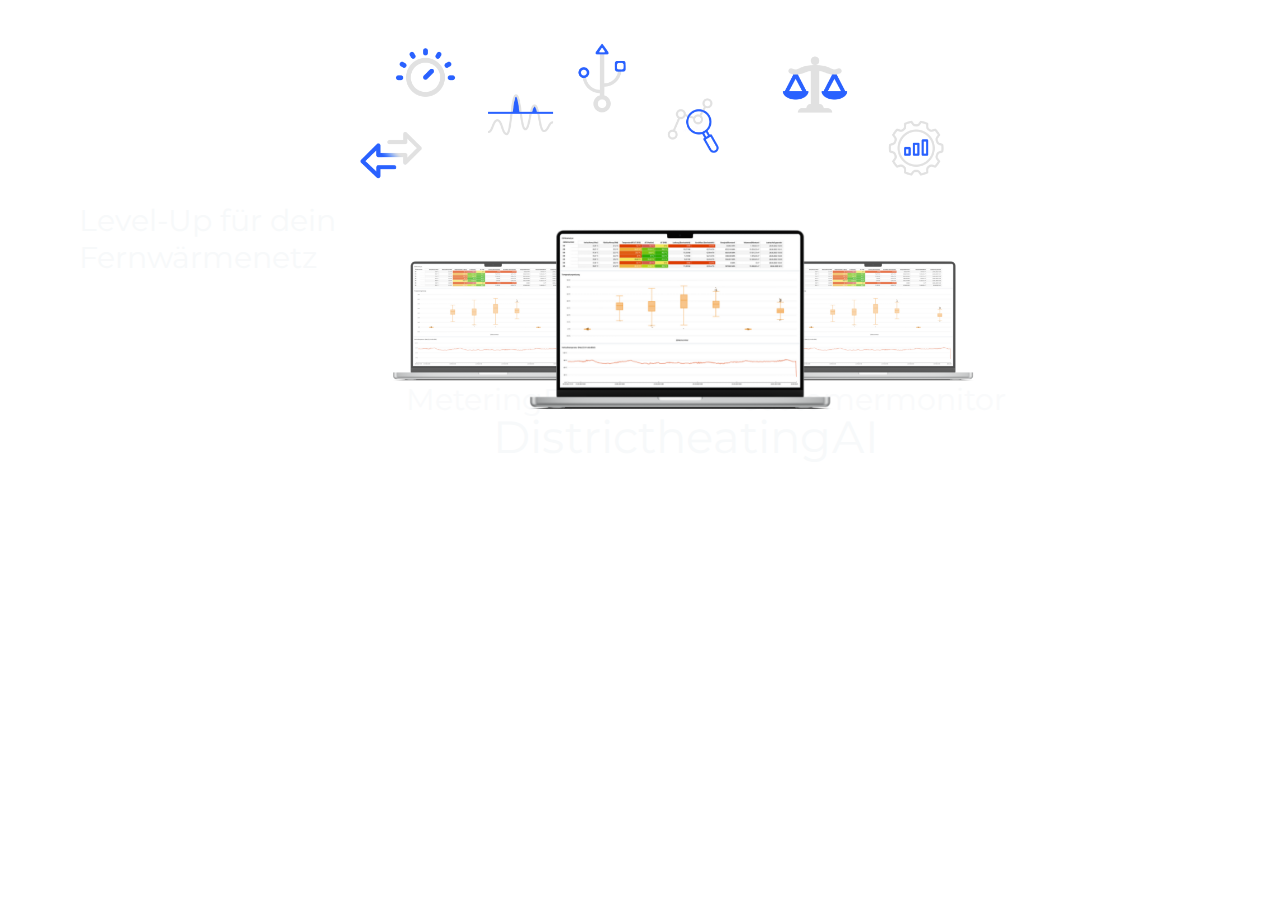
<file: frontpage/index.html>
<html lang="en">

<head>
  <meta charset="utf-8">

  <title>Html Generated</title>
  <meta name="description" content="Figma htmlGenerator">
  <meta name="author" content="htmlGenerator">
  <link href="https://fonts.googleapis.com/css?family=Montserrat&display=swap" rel="stylesheet">

  <style>
    .e1_2 {
      background: transparent;
      width: 100%;
      height: 100%;
      position: absolute;
    }

    .e2_11 {
      width: 270px;
      height: 189px;
      position: absolute;
      left: 730px;
      top: 221px;
    }

    .e2_10 {
      color: #F7F9FA;
      width: 255px;
      height: 37px;
      position: absolute;
      left: 0px;
      top: 152px;
      font-family: Montserrat;
      text-align: left;
      font-size: 30px;
      letter-spacing: 0;
    }

    .e2_5 {
      width: 270px;
      height: 189px;
      position: absolute;
      left: 0px;
      top: 0px;
      background-image: url(images/untitled_3.png);
      background-repeat: no-repeat;
      background-size: cover;
    }

    .e2_12 {
      width: 270px;
      height: 189px;
      position: absolute;
      left: 350px;
      top: 221px;
    }

    .e2_9 {
      color: #F7F9FA;
      width: 104px;
      height: 37px;
      position: absolute;
      left: 48px;
      top: 152px;
      font-family: Montserrat;
      text-align: left;
      font-size: 30px;
      letter-spacing: 0;
    }

    .e2_6 {
      width: 270px;
      height: 189px;
      position: absolute;
      left: 0px;
      top: 0px;
      background-image: url(images/untitled_4.png);
      background-repeat: no-repeat;
      background-size: cover;
    }

    .e2_14 {
      width: 270px;
      height: 189px;
      position: absolute;
      left: 537px;
      top: 221px;
    }

    .e2_15 {
      color: #F7F9FA;
      width: 76px;
      height: 37px;
      position: absolute;
      left: 10px;
      top: 152px;
      font-family: Montserrat;
      text-align: left;
      font-size: 30px;
      letter-spacing: 0;
    }

    .e2_16 {
      width: 270px;
      height: 189px;
      position: absolute;
      left: 0px;
      top: 0px;
      background-image: url(images/untitled_4.png);
      background-repeat: no-repeat;
      background-size: cover;
    }

    .e2_7 {
      color: #F7F9FA;
      width: 312px;
      height: 111px;
      position: absolute;
      left: 71px;
      top: 194px;
      font-family: Montserrat;
      text-align: left;
      font-size: 30px;
      letter-spacing: 0;
    }

    .e2_18 {
      width: 70px;
      height: 70px;
      position: absolute;
      left: 383px;
      top: 30px;
      background-image: url(images/kapazita_t_icon.png);
      background-repeat: no-repeat;
      background-size: cover;
    }

    .e2_19 {
      width: 70px;
      height: 70px;
      position: absolute;
      left: 477px;
      top: 77px;
      background-image: url(images/lastspitzen_kappen_icon.png);
      background-repeat: no-repeat;
      background-size: cover;
    }

    .e2_20 {
      width: 70px;
      height: 70px;
      position: absolute;
      left: 772px;
      top: 42px;
      background-image: url(images/law_icon.png);
      background-repeat: no-repeat;
      background-size: cover;
    }

    .e2_23 {
      width: 70px;
      height: 70px;
      position: absolute;
      left: 559px;
      top: 35px;
      background-image: url(images/tabs_icon.png);
      background-repeat: no-repeat;
      background-size: cover;
    }

    .e2_22 {
      width: 70px;
      height: 70px;
      position: absolute;
      left: 653px;
      top: 84px;
      background-image: url(images/prognose_icon.png);
      background-repeat: no-repeat;
      background-size: cover;
    }

    .e2_21 {
      width: 70px;
      height: 70px;
      position: absolute;
      left: 873px;
      top: 105px;
      background-image: url(images/optimierung_icon.png);
      background-repeat: no-repeat;
      background-size: cover;
    }

    .e2_24 {
      width: 70px;
      height: 70px;
      position: absolute;
      left: 348px;
      top: 112px;
      background-image: url(images/transformation_icon.png);
      background-repeat: no-repeat;
      background-size: cover;
    }

    .e2_11,
    .e2_12,
    .e2_14 {
      transition: transform 0.5s ease, z-index 0s;
    }

    .e2_11,
    .e2_12 {
      opacity: 0.7;
    }

    .e2_14 {
      z-index: 2;
      transform: scale(1.5);
      opacity: 1;
    }

    .e2_11:hover,
    .e2_12:hover {
      transform: scale(1.5);
      z-index: 3;
    }

    .e2_11:hover~.e2_14,
    .e2_12:hover~.e2_14 {
      transform: scale(1);
      z-index: 1;
    }

    .e2_12:hover {
      opacity: 1;
    }

    .e2_12:hover~.e2_14,
    .e2_12:hover~.e2_11 {
      opacity: 0.7;
    }

    .e2_11:hover {
      opacity: 1;
    }

    .e2_11:hover~.e2_14,
    .e2_11:hover~.e2_12 {
      opacity: 0.7;
    }

  </style>

</head>

<body>
  <div class="e1_2">
    <div class="e2_11">
      <span class="e2_10 customer-monitor">Customermonitor</span>
      <div class="e2_5"></div>
    </div>

    <div class="e2_12"><span class="e2_9">MeteringBI</span>
      <div class="e2_6"></div>
    </div>
    <div class="e2_14"><span class="e2_15">DistrictheatingAI</span>
      <div class="e2_16"></div>
    </div><span class="e2_7">Level-Up
      für dein Fernwärmenetz
    </span>
    <div class="e2_18"></div>
    <div class="e2_19"></div>
    <div class="e2_20"></div>
    <div class="e2_23"></div>
    <div class="e2_22"></div>
    <div class="e2_21"></div>
    <div class="e2_24"></div>
  </div>
</body>

</html>
</file>
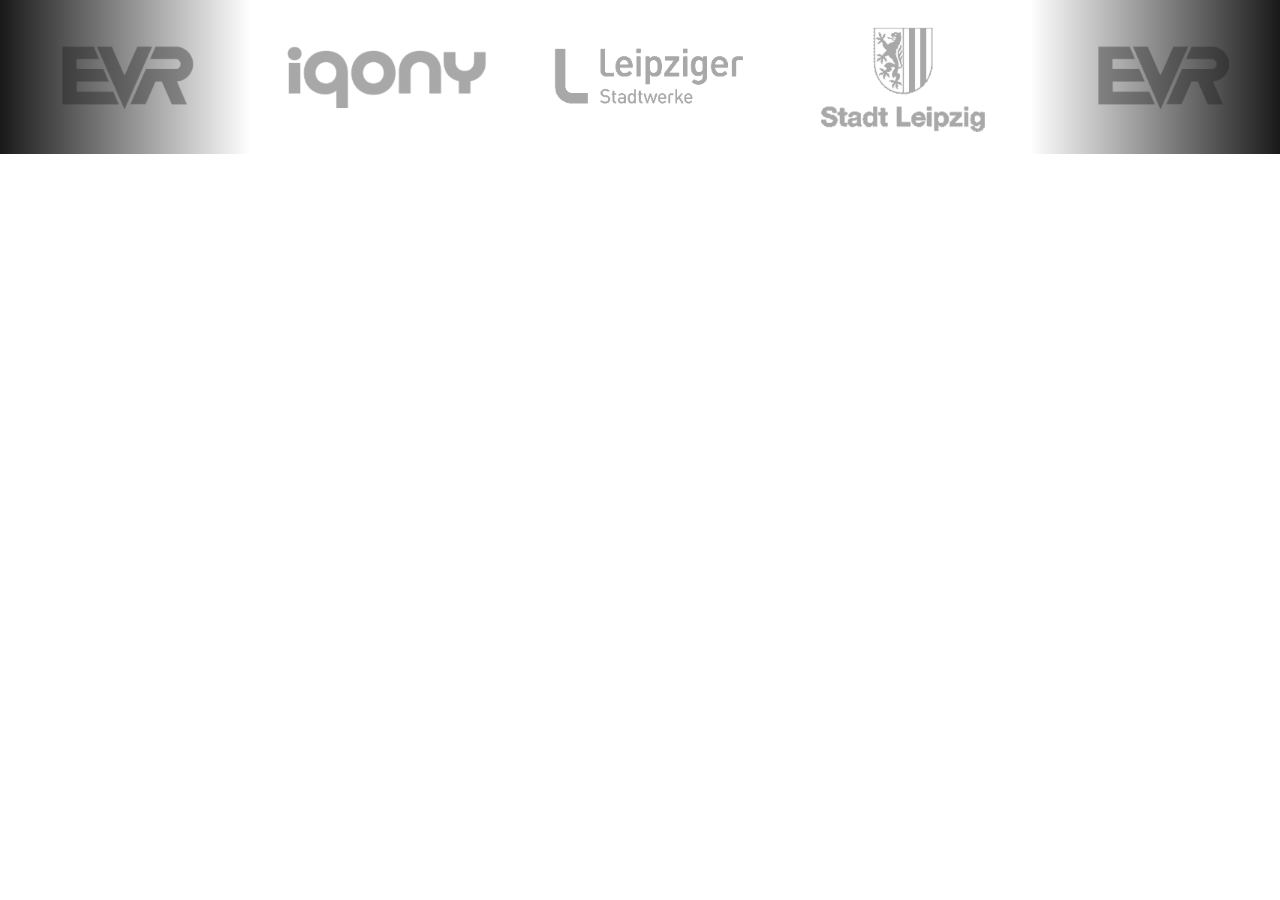
<file: kunden-logo-carousel.html>
<!DOCTYPE html>
<html lang="en">

<head>
  <meta charset="UTF-8" />
  <meta http-equiv="X-UA-Compatible" content="IE=edge" />
  <meta name="viewport" content="width=device-width, initial-scale=1.0" />
  <style>
    * {
      margin: 0;
      padding: 0;
      box-sizing: border-box;
    }

    body {
      background: transparent;
    }

    @keyframes slide {
      from {
        transform: translateX(0);
      }

      to {
        transform: translateX(-100%);
      }
    }

    .logos {
      overflow: hidden;
      padding: 0px 0;
      background: transparent;
      white-space: nowrap;
      position: relative;
    }

    .logos:before,
    .logos:after {
      position: absolute;
      top: 0;
      width: 250px;
      height: 100%;
      content: "";
      z-index: 2;
    }

    .logos:before {
      left: 0;
      background: linear-gradient(to left, rgba(25, 25, 25, 0), #191919);
    }

    .logos:after {
      right: 0;
      background: linear-gradient(to right, rgba(25, 25, 25, 0), #191919);
    }

    .logos:hover .logos-slide {
      animation-play-state: paused;
    }

    .logos-slide {
      display: inline-block;
      animation: 30s slide infinite linear;
    }

    .logos-slide img {
      height: 150px;
      margin: 0 15px;
    }
     .evr-logo {
    padding-left: -30px;
    padding-right: -30px;
  }
  </style>
</head>

<body>
  <div class="logos">
    <div class="logos-slide">
      <img class="evr-logo" src="./Kunden_Logos/evr_logo.png" />
      <img src="./Kunden_Logos/fernwaerme_iqony_logo.png" />
      <img src="./Kunden_Logos/leipziger_stadtwerke_logo.png" />
      <img src="./Kunden_Logos/stadt_leipzig_logo.png" />
    </div>
  </div>

  <script>
    var copy = document.querySelector(".logos-slide").cloneNode(true);
    document.querySelector(".logos").appendChild(copy);
  </script>
</body>

</html>
</file>
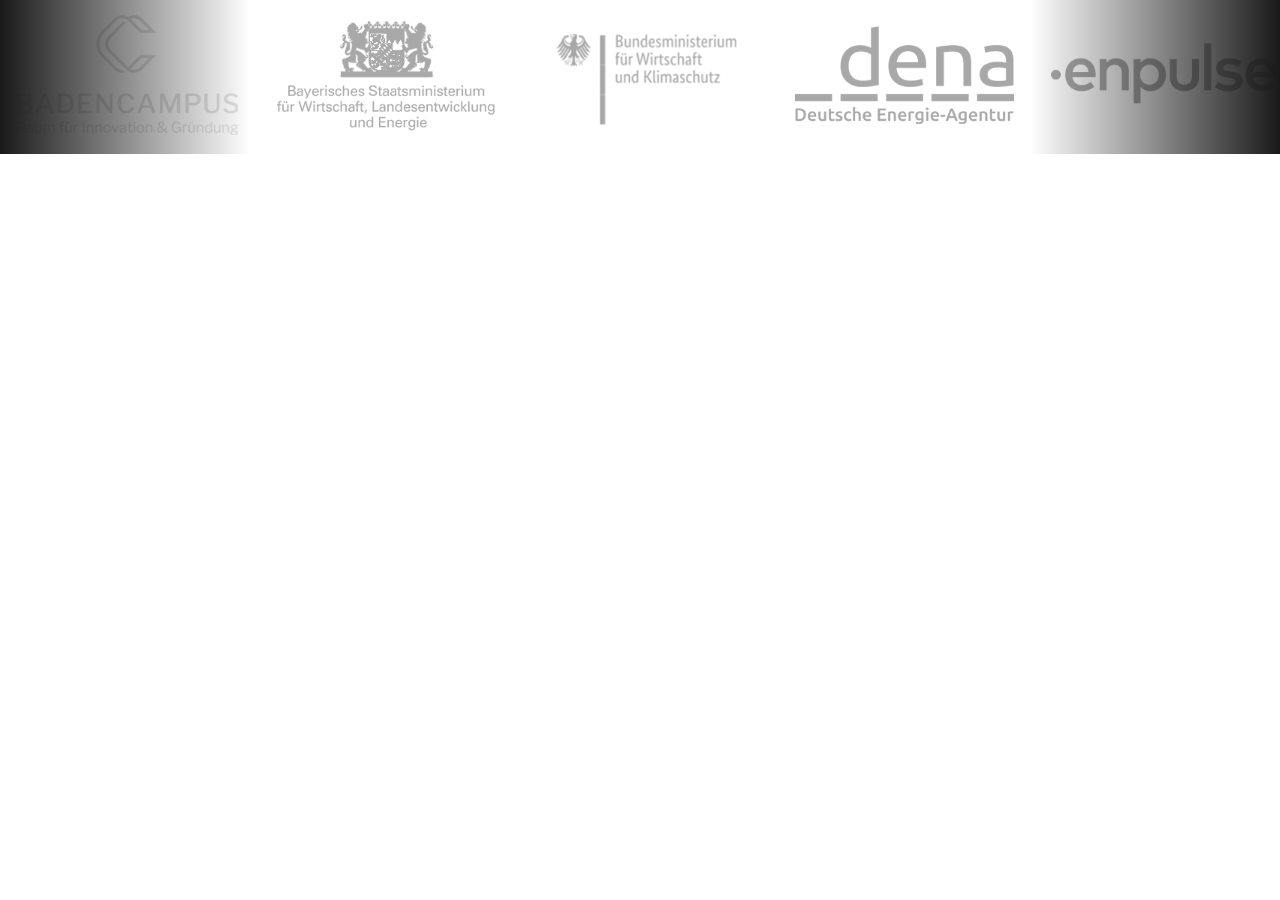
<file: partner-logo-carousel.html>
<!DOCTYPE html>
<html lang="en">
  <head>
    <meta charset="UTF-8" />
    <meta http-equiv="X-UA-Compatible" content="IE=edge" />
    <meta name="viewport" content="width=device-width, initial-scale=1.0" />
    <style>
      * {
  margin: 0;
  padding: 0;
  box-sizing: border-box;
}

body {
  background: transparent;
}

@keyframes slide {
  from {
    transform: translateX(0);
  }
  to {
    transform: translateX(-100%);
  }
}

.logos {
  overflow: hidden;
  padding: 0px 0;
  background: transparent;
  white-space: nowrap;
  position: relative;
}

.logos:before,
.logos:after {
  position: absolute;
  top: 0;
  width: 250px;
  height: 100%;
  content: "";
  z-index: 2;
}

.logos:before {
  left: 0;
  background: linear-gradient(to left, rgba(25, 25, 25, 0), #191919);
}

.logos:after {
  right: 0;
  background: linear-gradient(to right, rgba(25, 25, 25, 0), #191919);
}

.logos:hover .logos-slide {
  animation-play-state: paused;
}

    .logos-slide {
      display: inline-block;
      animation: 30s slide infinite linear;
    }

    .logos-slide img {
      height: 150px;
      margin: 0 15px;
    }
    </style>
  </head>
  <body>
    <div class="logos">
      <div class="logos-slide">
        <img src="./Partner_Logos/badencampus_patch.png" />
        <img src="./Partner_Logos/bmwle_patch.png" />
        <img src="./Partner_Logos/bwk_patch.png" />
        <img src="./Partner_Logos/dena_patch.png" />
        <img src="./Partner_Logos/enpulse_patch.png" />
        <img src="./Partner_Logos/european_commission_patch.png" />
        <img src="./Partner_Logos/set100_award_2023_patch.png" />
        <img src="./Partner_Logos/xpreneurs_incubator_patch.png" />
        <img src="./Partner_Logos/zollhof_patch.png" />
        <img src="./Partner_Logos/spinlab_patch.png" />
      </div>
    </div>

    <script>
      var copy = document.querySelector(".logos-slide").cloneNode(true);
      document.querySelector(".logos").appendChild(copy);
    </script>
  </body>
</html>
</file>
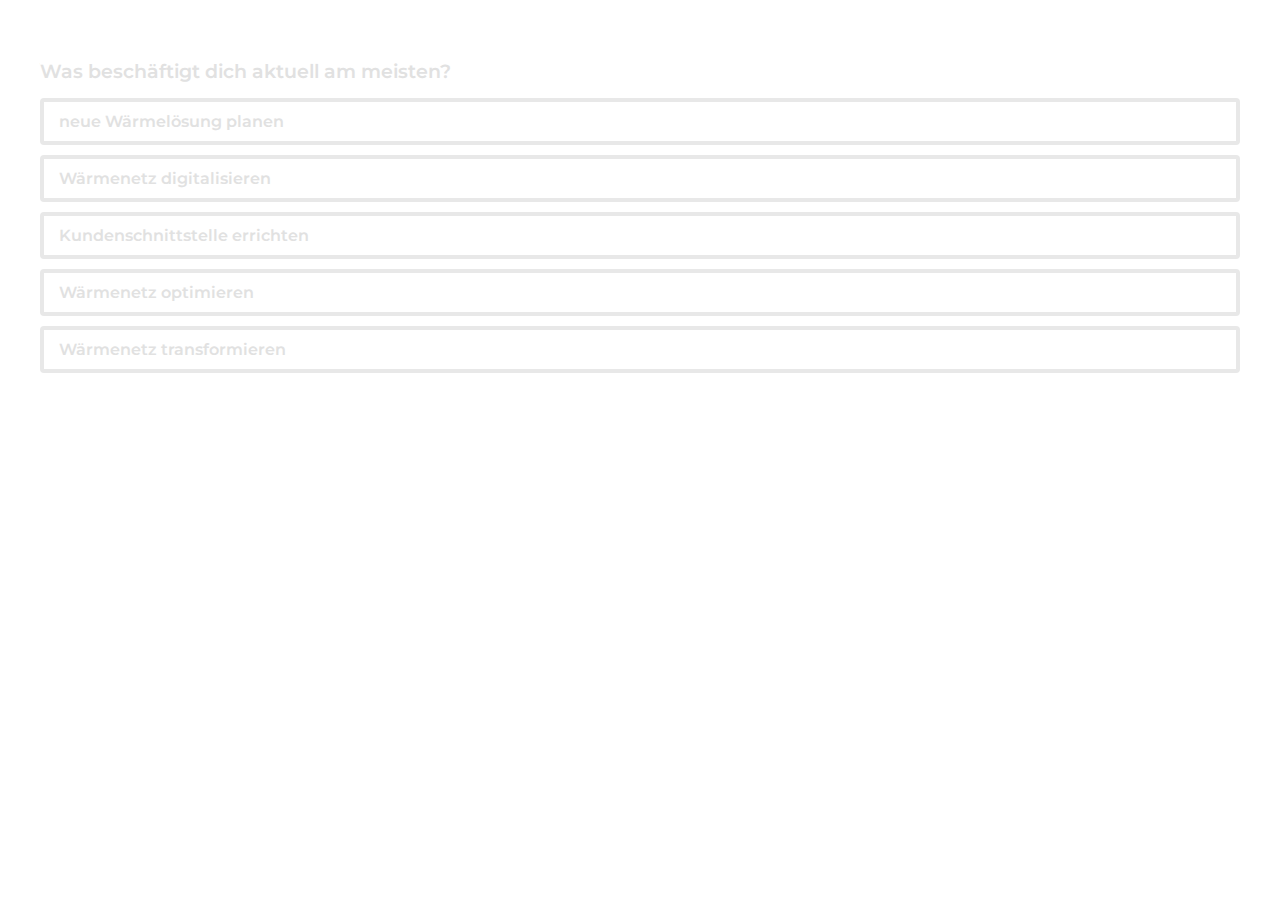
<file: Wie_weit_bin_ich.html>
<!DOCTYPE html>
<html lang="de">
<head>
    <meta charset="UTF-8">
    <title>Interaktiver Fragebogen</title>
    <style>
    @import url('https://fonts.googleapis.com/css2?family=Montserrat:wght@600&display=swap');

        body {
            font-family: 'Montserrat', sans-serif;
            font-weight: 600;
            background-color: transparent;
            color: #e1e1e1;
            padding: 20px;
            max-width: 100%;
            margin: auto;
        }
        
        .question {
            background: transparent;
            padding: 20px;
            border-radius: 8px;
            margin-bottom: 20px;
        }
        
        .question p {
            font-size: 1.2em;
            margin-bottom: 15px;
        }
        
        .question ul {
            list-style-type: none;
            padding: 0;
            margin: 0;
        }
        
        .question ul li {
            padding: 10px 15px;
            border: 4px solid #e8e8e8;
            margin-top: 10px;
            border-radius: 4px;
            cursor: pointer;
            transition: all 0.3s ease;
        }
        
        .question ul li:hover {
            border-color: #2961FF;
            border-width: 4px;
        }
        
        /* Responsive Design */
        @media (max-width: 768px) {
            body {
                padding: 15px;
            }
        }
        </style>
</head>
<body>
    <div id="questionnaire">
        <div class="question">
            <p>Was beschäftigt dich aktuell am meisten?</p>
            <ul>
                <li onclick="nextQuestion('newHeatSolution')">neue Wärmelösung planen</li>
                <li onclick="nextQuestion('digitalizeHeatNet')">Wärmenetz digitalisieren</li>
                <li onclick="nextQuestion('establishCustomerInterface')">Kundenschnittstelle errichten</li>
                <li onclick="nextQuestion('optimizeHeatNet')">Wärmenetz optimieren</li>
                <li onclick="nextQuestion('transformHeatNet')">Wärmenetz transformieren</li>
            </ul>
        </div>
                <!-- Neue Wärmelösung planen - Folgefragen -->
                <div class="question" id="newHeatSolution" style="display: none;">
                    <p>Wie weit bist du damit?</p>
                    <ul>
                        <li onclick="nextQuestion('preparation')">Vorbereitung</li>
                        <li onclick="nextQuestion('implementation')">Umsetzung</li>
                    </ul>
                </div>
        
                <!-- Vorbereitung - Folgefragen -->
                <div class="question" id="preparation" style="display: none;">
                    <p>In welcher Phase befindest du dich?</p>
                    <ul>
                        <li onclick="nextQuestion('coordination')">Koordinierung, Beteiligung und Begleitung durch die Gemeinde</li>
                        <li onclick="nextQuestion('inventoryAnalysis')">Bestandsanalyse</li>
                        <li>Potenzialanalyse</li>
                        <li>Zielszenarioentwicklung</li>
                    </ul>
                </div>
        
                <!-- Umsetzung - Folgefragen -->
                <div class="question" id="implementation" style="display: none;">
                    <p>In welcher Phase befindest du dich?</p>
                    <ul>
                        <li onclick="nextQuestion('detailPlanning')">Detailplanung>Detailplanung</li>
                        <li>Monitoring</li>
                        <li>Evaluierung, Neubewertung und Fortschreibung der KWP</li>
                    </ul>
                </div>
    </div>
    <script>
    function nextQuestion(answer) {
    // Verberge alle Fragen
    var questions = document.getElementsByClassName('question');
    for (var i = 0; i < questions.length; i++) {
        questions[i].style.display = 'none';
    }

    // Zeige die entsprechende Frage oder führe die Weiterleitung durch
    switch(answer) {
        case 'newHeatSolution':
            document.getElementById('newHeatSolution').style.display = 'block';
            break;
        case 'preparation':
            document.getElementById('preparation').style.display = 'block';
            break;
        case 'implementation':
            document.getElementById('implementation').style.display = 'block';
            break;
        case 'coordination':
            window.location.href = 'https://zentur.io/wegweiser/1';
            break;
        case 'detailPlanning':
            window.location.href = 'https://zentur.io/wegweiser/2';
            break;
        case 'inventoryAnalysis':
            window.location.href = 'https://zentur.io/wegweiser/3';
            break;
        // Weitere Fälle für andere Antworten
    }
}

    </script>
</body>
</html>
</file>
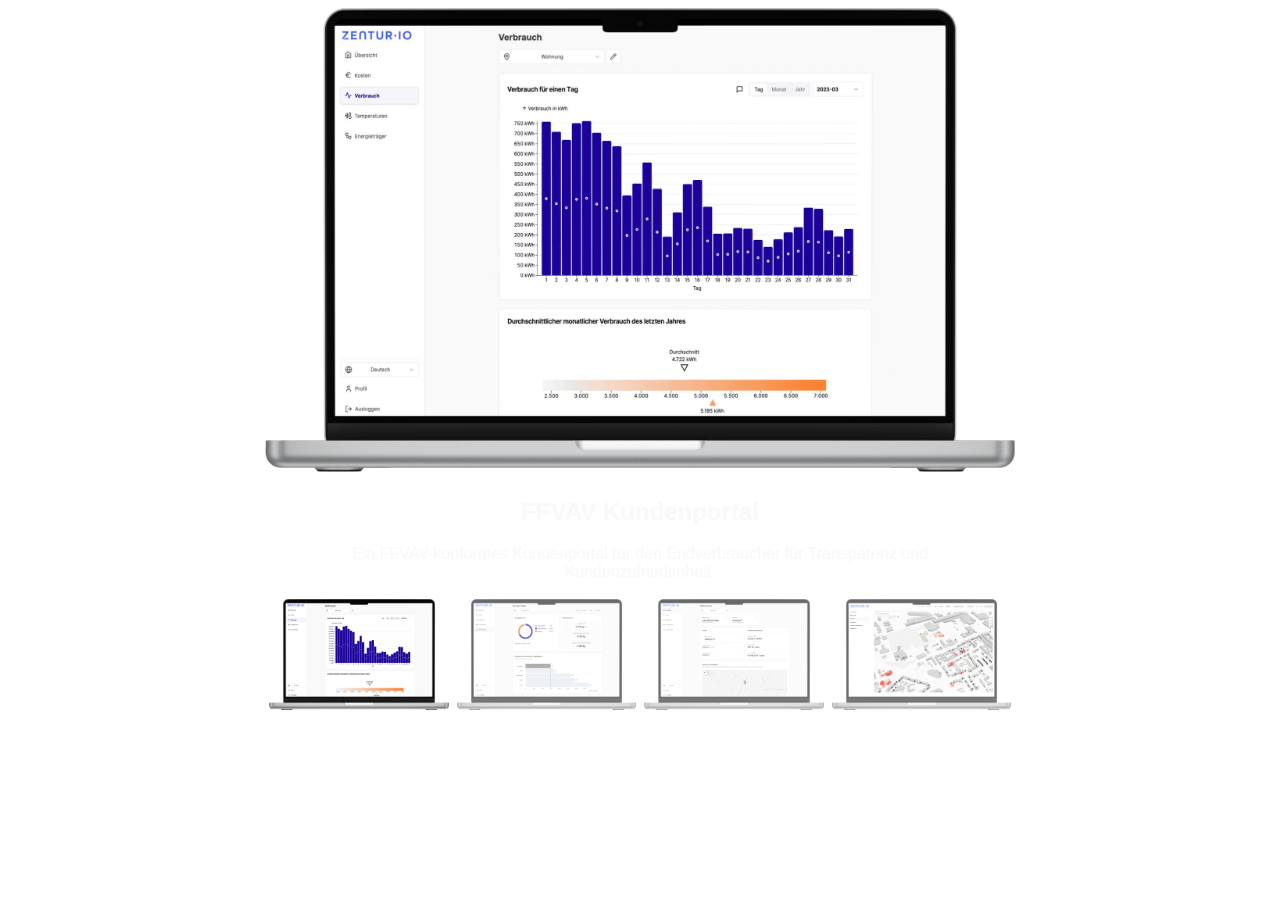
<file: produkt-mockups/modulcustomer.html>
<!DOCTYPE html>
<html lang="en">

<head>
    <meta charset="UTF-8" />
    <meta http-equiv="X-UA-Compatible" content="IE=edge" />
    <meta name="viewport" content="width=device-width, initial-scale=1.0" />
    <style>
 
        * {
            box-sizing: border-box;
        }
        .container {
            position: relative;
            width: 100%;
            max-width: 750px;
            margin: auto;
        }
        .mySlides {
            display: none;
            width: 100%;
            height: auto; /* Änderung auf auto, um das Seitenverhältnis der Bilder zu erhalten */
        }
        img {
            width: 100%;
            height: auto;
        }
        .prev, .next {
            cursor: pointer;
            position: absolute;
            top: 50%;
            width: auto;
            padding: 16px;
            margin-top: -50px;
            color: white;
            font-weight: bold;
            font-size: 20px;
            border-radius: 0 3px 3px 0;
            user-select: none;
        }
        .next {
            right: 0;
            border-radius: 3px 0 0 3px;
        }
        .prev:hover, .next:hover {
            background-color: rgba(0,0,0,0.8);
        }
        .numbertext {
            color: #f2f2f2;
            font-size: 0px;
            padding: 8px 12px;
            position: absolute;
            top: 0;
        }
        .mycaption {
            text-align: center;
            background-color: transparent;
            padding: 2px 16px;
            color: #F7F9FA;
            font-family: 'Montserrat', sans-serif;
        }
        .row:after {
            content: "";
            display: table;
            clear: both;
        }
        .column {
            width: 25%; /* Angepasst für Desktop-Ansicht */
            padding: 0 4px;
        }
        .row {
            display: flex;
            justify-content: center;
            flex-wrap: wrap;
        }
        .demo {
            opacity: 0.6;
            width: 100%;
            height: auto;
        }
        .active, .demo:hover {
            opacity: 1;
        }
                @media screen and (max-width: 800px) {
            .mycaption {
                padding: 10px; /* Mehr Platz um den Text */
            }
            .column {
                width: 50%; /* Größere Thumbnails auf kleineren Bildschirmen */
            }
        }
    </style>
</head>

<body>
    <!-- Container for the image gallery -->
    <div class="container">
        <!-- Full-width images with number text -->
        <div class="mySlides">
            <div class="numbertext">1 / 4</div>
            <img src="pics/modul2-1.png" style="width:100%">
            <div class="mycaption">
                <h2>FFVAV Kundenportal</h2>
                <p>Ein FFVAV-konformes Kundenportal für den Endverbraucher für Transparenz und Kundenzufriedenheit.</p>
            </div>
        </div>

        <div class="mySlides">
            <div class="numbertext">2 / 4</div>
            <img src="pics/modul2-2.png" style="width:100%">
            <div class="mycaption">
                <h2>Höchste Transparenz</h2>
                <p>Stellen Sie Kunden alle wichtigen Informationen über Verbrauch, Energiemix und Kosten bereit.</p>
            </div>
        </div>

        <div class="mySlides">
            <div class="numbertext">3 / 4</div>
            <img src="pics/modul2-3.png" style="width:100%">
            <div class="mycaption">
                <h2>Das Kundenportal für den Betreiber</h2>
                <p>Alle Daten stehen zusätzlich in einem Dashboard für den Netzbetreiber zur Einsicht. </p>
            </div>
        </div>
        <div class="mySlides">
            <div class="numbertext">4 / 4</div>
            <img src="pics/modul2-4.png" style="width:100%">
            <div class="mycaption">
                <h2>Ihr digitales Abbild</h2>
                <p>Durch die Integration von Stamm- und Netzdaten erstellen wir ein digitales Abbild, mit dem ein tiefer Einblick in das Verbauchsverhalten aller Kunden gewonnen werden kann.</p>
            </div>
        </div>

        <!-- Next and previous buttons -->
        <a class="prev" onclick="plusSlides(-1)">&#10094;</a>
        <a class="next" onclick="plusSlides(1)">&#10095;</a>
        <!-- Thumbnail images -->
        <div class="row">
            <div class="column">
                <img class="demo cursor" src="pics/modul2-1.png" style="width:100%" onclick="currentSlide(1)"
                    alt="IchbindummV2">
            </div>
            <div class="column">
                <img class="demo cursor" src="pics/modul2-2.png" style="width:100%" onclick="currentSlide(2)"
                    alt="Cinque Terre">
            </div>
            <div class="column">
                <img class="demo cursor" src="pics/modul2-3.png" style="width:100%" onclick="currentSlide(3)"
                    alt="Mountains and fjords">
            </div>
            <div class="column">
                <img class="demo cursor" src="pics/modul2-4.png" style="width:100%" onclick="currentSlide(4)"
                    alt="Mountains and fjords">
            </div>
        </div>
        <script>
            let slideIndex = 1;
            showSlides(slideIndex);

            // Next/previous controls
            function plusSlides(n) {
                showSlides(slideIndex += n);
            }

            // Thumbnail image controls
            function currentSlide(n) {
                showSlides(slideIndex = n);
            }

            function showSlides(n) {
                let i;
                let slides = document.getElementsByClassName("mySlides");
                let dots = document.getElementsByClassName("demo");
                if (n > slides.length) { slideIndex = 1 }
                if (n < 1) { slideIndex = slides.length }
                for (i = 0; i < slides.length; i++) {
                    slides[i].style.display = "none";
                }
                for (i = 0; i < dots.length; i++) {
                    dots[i].className = dots[i].className.replace(" active", "");
                }
                slides[slideIndex - 1].style.display = "block";
                dots[slideIndex - 1].className += " active";
            } 
        </script>
</body>

</html>
</file>
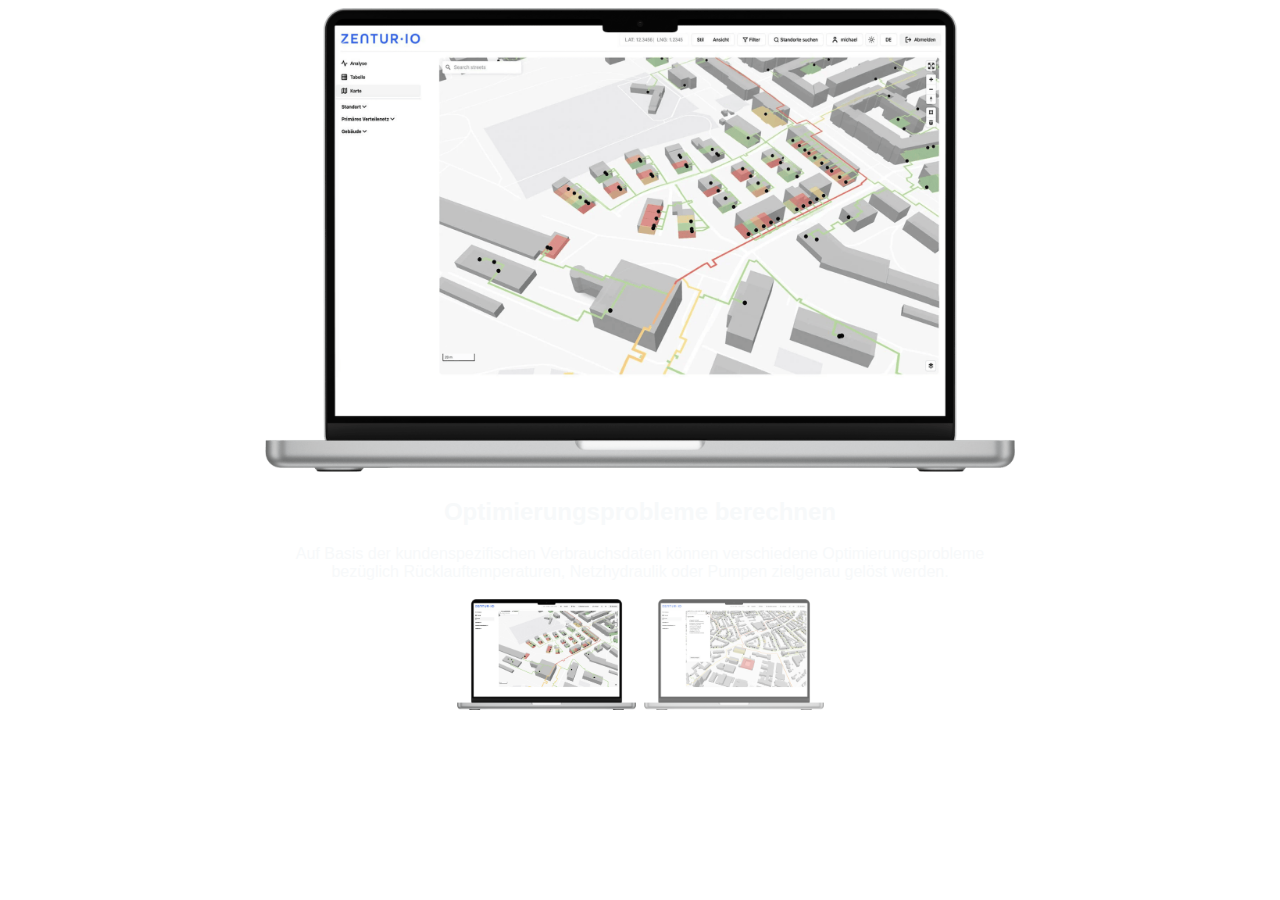
<file: produkt-mockups/modulgrid.html>
<!DOCTYPE html>
<html lang="en">

<head>
    <meta charset="UTF-8" />
    <meta http-equiv="X-UA-Compatible" content="IE=edge" />
    <meta name="viewport" content="width=device-width, initial-scale=1.0" />
    <style>

        * {
            box-sizing: border-box;
        }
        .container {
            position: relative;
            width: 100%;
            max-width: 750px;
            margin: auto;
        }
        .mySlides {
            display: none;
            width: 100%;
            height: auto; /* Änderung auf auto, um das Seitenverhältnis der Bilder zu erhalten */
        }
        img {
            width: 100%;
            height: auto;
        }
        .prev, .next {
            cursor: pointer;
            position: absolute;
            top: 50%;
            width: auto;
            padding: 16px;
            margin-top: -50px;
            color: white;
            font-weight: bold;
            font-size: 20px;
            border-radius: 0 3px 3px 0;
            user-select: none;
        }
        .next {
            right: 0;
            border-radius: 3px 0 0 3px;
        }
        .prev:hover, .next:hover {
            background-color: rgba(0,0,0,0.8);
        }
        .numbertext {
            color: #f2f2f2;
            font-size: 0px;
            padding: 8px 12px;
            position: absolute;
            top: 0;
        }
        .mycaption {
            text-align: center;
            background-color: transparent;
            padding: 2px 16px;
            color: #F7F9FA;
            font-family: 'Montserrat', sans-serif;
        }
        .row:after {
            content: "";
            display: table;
            clear: both;
        }
        .column {
            width: 25%; /* Angepasst für Desktop-Ansicht */
            padding: 0 4px;
        }
        .row {
            display: flex;
            justify-content: center;
            flex-wrap: wrap;
        }
        .demo {
            opacity: 0.6;
            width: 100%;
            height: auto;
        }
        .active, .demo:hover {
            opacity: 1;
        }
                @media screen and (max-width: 800px) {
            .mycaption {
                padding: 10px; /* Mehr Platz um den Text */
            }
            .column {
                width: 50%; /* Größere Thumbnails auf kleineren Bildschirmen */
            }
        }
    </style>
</head>

<body>
    <!-- Container for the image gallery -->
    <div class="container">

        <!-- Full-width images with number text -->
        <div class="mySlides">
            <div class="numbertext">1 / 2</div>
            <img src="pics/modul3-1.png" style="width:100%">
            <div class="mycaption">
                <h2>Optimierungsprobleme berechnen</h2>
                <p>Auf Basis der kundenspezifischen Verbrauchsdaten können verschiedene Optimierungsprobleme bezüglich Rücklauftemperaturen, Netzhydraulik oder Pumpen zielgenau gelöst werden.</p>
            </div>
        </div>

        <div class="mySlides">
            <div class="numbertext">2 / 2</div>
            <img src="pics/modul3-2.png" style="width:100%">
            <div class="mycaption">
                <h2>Individuelle Analyse von Kundenstationen</h2>
                <p>Alle verfügbaren Daten werden gematcht und stehen für die Analyse einzelner Kunden, Gebäude, Kundenstationen, Kundenkategorien oder Netzgebiete bereit.</p>
            </div>
        </div>

        <!-- Next and previous buttons -->
        <a class="prev" onclick="plusSlides(-1)">&#10094;</a>
        <a class="next" onclick="plusSlides(1)">&#10095;</a>
        <!-- Thumbnail images -->
        <div class="row">
            <div class="column">
                <img class="demo cursor" src="pics/modul3-1.png" style="width:100%" onclick="currentSlide(1)"
                    alt="IchbindummV2">
            </div>
            <div class="column">
                <img class="demo cursor" src="pics/modul3-2.png" style="width:100%" onclick="currentSlide(2)"
                    alt="Cinque Terre">
            </div>
        </div>
        <script>
            let slideIndex = 1;
            showSlides(slideIndex);

            // Next/previous controls
            function plusSlides(n) {
                showSlides(slideIndex += n);
            }

            // Thumbnail image controls
            function currentSlide(n) {
                showSlides(slideIndex = n);
            }

            function showSlides(n) {
                let i;
                let slides = document.getElementsByClassName("mySlides");
                let dots = document.getElementsByClassName("demo");
                if (n > slides.length) { slideIndex = 1 }
                if (n < 1) { slideIndex = slides.length }
                for (i = 0; i < slides.length; i++) {
                    slides[i].style.display = "none";
                }
                for (i = 0; i < dots.length; i++) {
                    dots[i].className = dots[i].className.replace(" active", "");
                }
                slides[slideIndex - 1].style.display = "block";
                dots[slideIndex - 1].className += " active";
            } 
        </script>
</body>

</html>
</file>
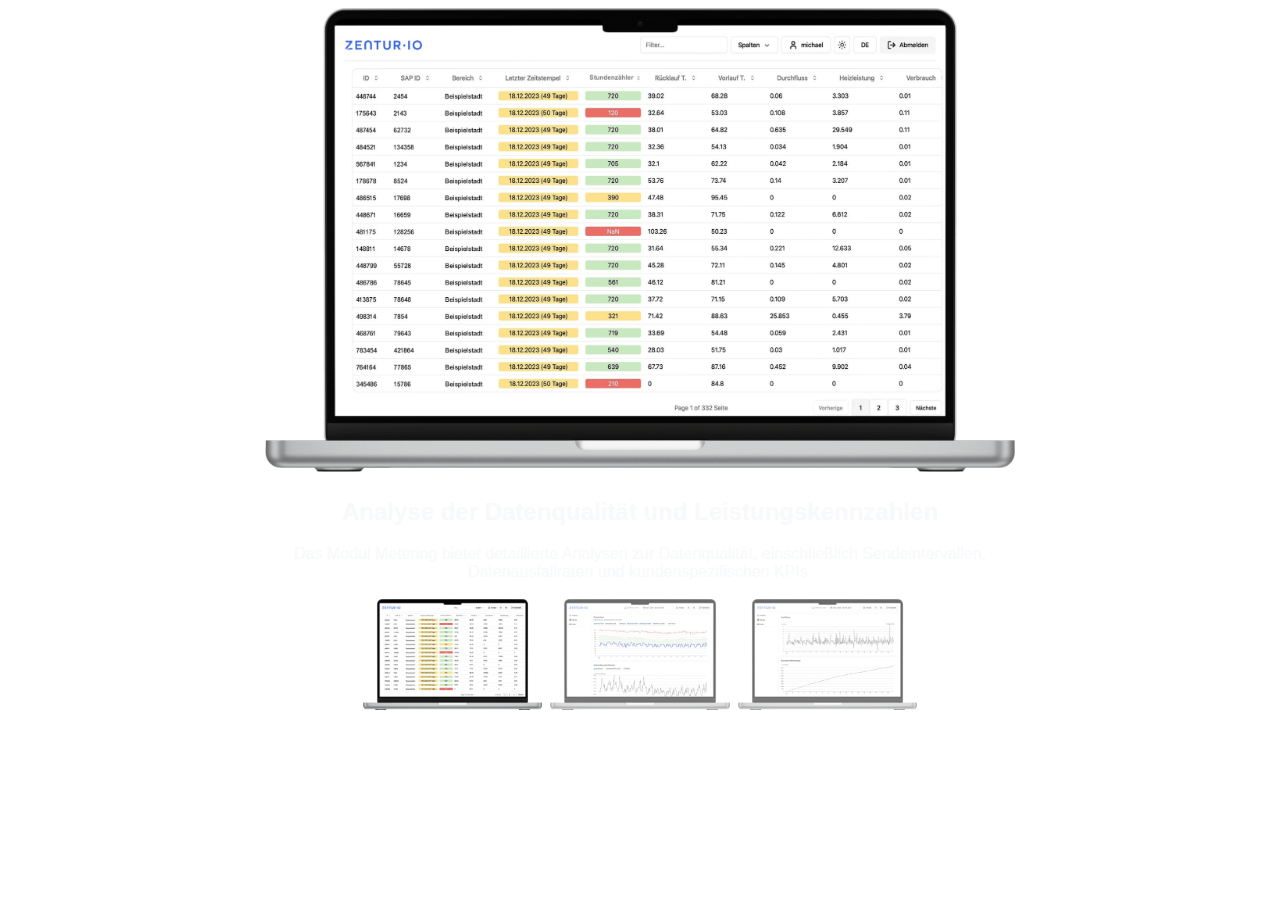
<file: produkt-mockups/modulmetering.html>
<!DOCTYPE html>
<html lang="en">

<head>
    <meta charset="UTF-8" />
    <meta http-equiv="X-UA-Compatible" content="IE=edge" />
    <meta name="viewport" content="width=device-width, initial-scale=1.0" />
    <style>

        * {
            box-sizing: border-box;
        }
        .container {
            position: relative;
            width: 100%;
            max-width: 750px;
            margin: auto;
        }
        .mySlides {
            display: none;
            width: 100%;
            height: auto; /* Änderung auf auto, um das Seitenverhältnis der Bilder zu erhalten */
        }
        img {
            width: 100%;
            height: auto;
        }
        .prev, .next {
            cursor: pointer;
            position: absolute;
            top: 50%;
            width: auto;
            padding: 16px;
            margin-top: -50px;
            color: white;
            font-weight: bold;
            font-size: 20px;
            border-radius: 0 3px 3px 0;
            user-select: none;
        }
        .next {
            right: 0;
            border-radius: 3px 0 0 3px;
        }
        .prev:hover, .next:hover {
            background-color: rgba(0,0,0,0.8);
        }
        .numbertext {
            color: #f2f2f2;
            font-size: 0px;
            padding: 8px 12px;
            position: absolute;
            top: 0;
        }
        .mycaption {
            text-align: center;
            background-color: transparent;
            padding: 2px 16px;
            color: #F7F9FA;
            font-family: 'Montserrat', sans-serif;
        }
        .row:after {
            content: "";
            display: table;
            clear: both;
        }
        .column {
            width: 25%; /* Angepasst für Desktop-Ansicht */
            padding: 0 4px;
        }
        .row {
            display: flex;
            justify-content: center;
            flex-wrap: wrap;
        }
        .demo {
            opacity: 0.6;
            width: 100%;
            height: auto;
        }
        .active, .demo:hover {
            opacity: 1;
        }
                @media screen and (max-width: 800px) {
            .mycaption {
                padding: 10px; /* Mehr Platz um den Text */
            }
            .column {
                width: 50%; /* Größere Thumbnails auf kleineren Bildschirmen */
            }
        }
    </style>
</head>

<body>
    <!-- Container for the image gallery -->
    <div class="container">

        <!-- Full-width images with number text -->
        <div class="mySlides">
            <div class="numbertext">1 / 3</div>
            <img src="pics/modul1-1.png" style="width:100%">
            <div class="mycaption">
                <h2>Analyse der Datenqualität und Leistungskennzahlen</h2>
                <p>Das Modul Metering bietet detaillierte Analysen zur Datenqualität, einschließlich Sendeintervallen, Datenausfallraten und kundenspezifischen KPIs.</p>
            </div>
        </div>

        <div class="mySlides">
            <div class="numbertext">2 / 3</div>
            <img src="pics/modul1-2.png" style="width:100%">
            <div class="mycaption">
                <h2>Detaillierte Lastprofile</h2>
                <p>Die Plattform ermöglicht die Visualisierung verschiedener Messwerte wie Wärmemenge, Temperaturen, Volumenstrom und gegebenenfalls Druck.</p>
            </div>
        </div>

        <div class="mySlides">
            <div class="numbertext">3 / 3</div>
            <img src="pics/modul1-3.png" style="width:100%">
            <div class="mycaption">
                <h2>Präzise Berechnungen von KPIs</h2>
                <p>Unsere Berechnungen von wichtigen KPIs ermöglichen ein schnelles Monitoring sowie die vereinfachte Analyse komplexer Datensätze.</p>
            </div>
        </div>

        <!-- Next and previous buttons -->
        <a class="prev" onclick="plusSlides(-1)">&#10094;</a>
        <a class="next" onclick="plusSlides(1)">&#10095;</a>
        <!-- Thumbnail images -->
        <div class="row">
            <div class="column">
                <img class="demo cursor" src="pics/modul1-1.png" style="width:100%" onclick="currentSlide(1)"
                    alt="IchbindummV2">
            </div>
            <div class="column">
                <img class="demo cursor" src="pics/modul1-2.png" style="width:100%" onclick="currentSlide(2)"
                    alt="Cinque Terre">
            </div>
            <div class="column">
                <img class="demo cursor" src="pics/modul1-3.png" style="width:100%" onclick="currentSlide(3)"
                    alt="Mountains and fjords">
            </div>
        </div>
        <script>
            let slideIndex = 1;
            showSlides(slideIndex);

            // Next/previous controls
            function plusSlides(n) {
                showSlides(slideIndex += n);
            }

            // Thumbnail image controls
            function currentSlide(n) {
                showSlides(slideIndex = n);
            }

            function showSlides(n) {
                let i;
                let slides = document.getElementsByClassName("mySlides");
                let dots = document.getElementsByClassName("demo");
                if (n > slides.length) { slideIndex = 1 }
                if (n < 1) { slideIndex = slides.length }
                for (i = 0; i < slides.length; i++) {
                    slides[i].style.display = "none";
                }
                for (i = 0; i < dots.length; i++) {
                    dots[i].className = dots[i].className.replace(" active", "");
                }
                slides[slideIndex - 1].style.display = "block";
                dots[slideIndex - 1].className += " active";
            } 
        </script>
</body>

</html>
</file>
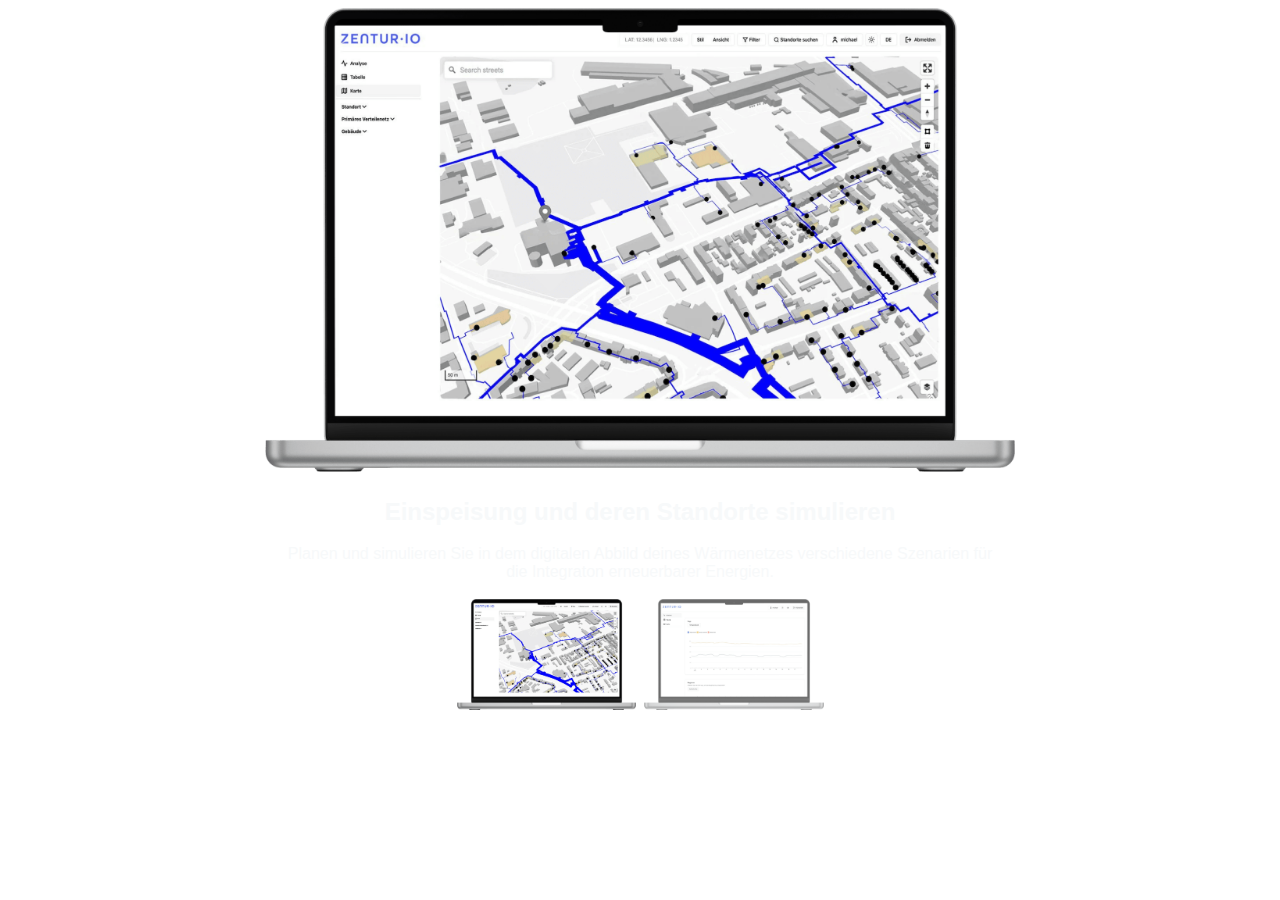
<file: produkt-mockups/modulsupply.html>
<!DOCTYPE html>
<html lang="en">

<head>
    <meta charset="UTF-8" />
    <meta http-equiv="X-UA-Compatible" content="IE=edge" />
    <meta name="viewport" content="width=device-width, initial-scale=1.0" />
    <style>

        * {
            box-sizing: border-box;
        }
        .container {
            position: relative;
            width: 100%;
            max-width: 750px;
            margin: auto;
        }
        .mySlides {
            display: none;
            width: 100%;
            height: auto; /* Änderung auf auto, um das Seitenverhältnis der Bilder zu erhalten */
        }
        img {
            width: 100%;
            height: auto;
        }
        .prev, .next {
            cursor: pointer;
            position: absolute;
            top: 50%;
            width: auto;
            padding: 16px;
            margin-top: -50px;
            color: white;
            font-weight: bold;
            font-size: 20px;
            border-radius: 0 3px 3px 0;
            user-select: none;
        }
        .next {
            right: 0;
            border-radius: 3px 0 0 3px;
        }
        .prev:hover, .next:hover {
            background-color: rgba(0,0,0,0.8);
        }
        .numbertext {
            color: #f2f2f2;
            font-size: 0px;
            padding: 8px 12px;
            position: absolute;
            top: 0;
        }
        .mycaption {
            text-align: center;
            background-color: transparent;
            padding: 2px 16px;
            color: #F7F9FA;
            font-family: 'Montserrat', sans-serif;
        }
        .row:after {
            content: "";
            display: table;
            clear: both;
        }
        .column {
            width: 25%; /* Angepasst für Desktop-Ansicht */
            padding: 0 4px;
        }
        .row {
            display: flex;
            justify-content: center;
            flex-wrap: wrap;
        }
        .demo {
            opacity: 0.6;
            width: 100%;
            height: auto;
        }
        .active, .demo:hover {
            opacity: 1;
        }
                @media screen and (max-width: 800px) {
            .mycaption {
                padding: 10px; /* Mehr Platz um den Text */
            }
            .column {
                width: 50%; /* Größere Thumbnails auf kleineren Bildschirmen */
            }
        }
    </style>
</head>

<body>
    <!-- Container for the image gallery -->
    <div class="container">

        <!-- Full-width images with number text -->
        <div class="mySlides">
            <div class="numbertext">1 / 2</div>
            <img src="pics/modul4-1.png" style="width:100%">
            <div class="mycaption">
                <h2>Einspeisung und deren Standorte simulieren</h2>
                <p>Planen und simulieren Sie in dem digitalen Abbild deines Wärmenetzes verschiedene Szenarien für die Integraton erneuerbarer Energien.</p>
            </div>
        </div>

        <div class="mySlides">
            <div class="numbertext">2 / 2</div>
            <img src="pics/modul4-2.png" style="width:100%">
            <div class="mycaption">
                <h2>Einspeisung und Temperaturen monitoren</h2>
                <p>Verschaffen SIe sich einen Live-Überblick über eingespeiste Wärmemengen, Temperaturen und Betriebszustände in einzelnen Netzgebieten oder gesammelt für das komplette Wärmenetz.</p>
            </div>
        </div>

        <!-- Next and previous buttons -->
        <a class="prev" onclick="plusSlides(-1)">&#10094;</a>
        <a class="next" onclick="plusSlides(1)">&#10095;</a>
        <!-- Thumbnail images -->
        <div class="row">
            <div class="column">
                <img class="demo cursor" src="pics/modul4-1.png" style="width:100%" onclick="currentSlide(1)"
                    alt="IchbindummV2">
            </div>
            <div class="column">
                <img class="demo cursor" src="pics/modul4-2.png" style="width:100%" onclick="currentSlide(2)"
                    alt="Cinque Terre">
            </div>
        </div>
        <script>
            let slideIndex = 1;
            showSlides(slideIndex);

            // Next/previous controls
            function plusSlides(n) {
                showSlides(slideIndex += n);
            }

            // Thumbnail image controls
            function currentSlide(n) {
                showSlides(slideIndex = n);
            }

            function showSlides(n) {
                let i;
                let slides = document.getElementsByClassName("mySlides");
                let dots = document.getElementsByClassName("demo");
                if (n > slides.length) { slideIndex = 1 }
                if (n < 1) { slideIndex = slides.length }
                for (i = 0; i < slides.length; i++) {
                    slides[i].style.display = "none";
                }
                for (i = 0; i < dots.length; i++) {
                    dots[i].className = dots[i].className.replace(" active", "");
                }
                slides[slideIndex - 1].style.display = "block";
                dots[slideIndex - 1].className += " active";
            } 
        </script>
</body>

</html>
</file>
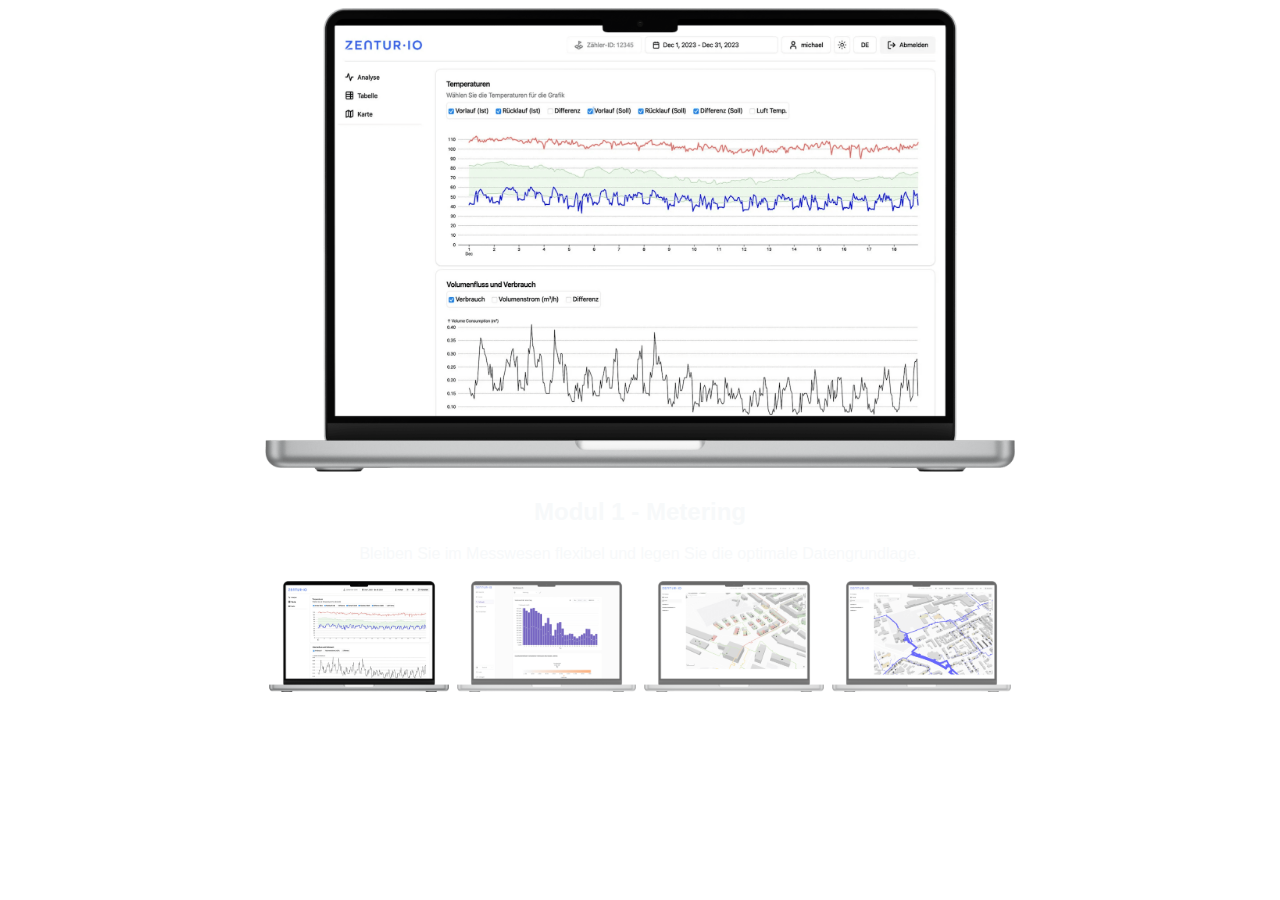
<file: produkt-mockups/productmodules.html>
<!DOCTYPE html>
<html lang="en">

<head>
    <meta charset="UTF-8" />
    <meta http-equiv="X-UA-Compatible" content="IE=edge" />
    <meta name="viewport" content="width=device-width, initial-scale=1.0" />
    <style>
        * {
            box-sizing: border-box;
        }
        .container {
            position: relative;
            width: 100%;
            max-width: 750px;
            margin: auto;
        }
        .mySlides {
            display: none;
            width: 100%;
            height: auto; /* Änderung auf auto, um das Seitenverhältnis der Bilder zu erhalten */
        }
        img {
            width: 100%;
            height: auto;
        }
        .prev, .next {
            cursor: pointer;
            position: absolute;
            top: 50%;
            width: auto;
            padding: 16px;
            margin-top: -50px;
            color: white;
            font-weight: bold;
            font-size: 20px;
            border-radius: 0 3px 3px 0;
            user-select: none;
        }
        .next {
            right: 0;
            border-radius: 3px 0 0 3px;
        }
        .prev:hover, .next:hover {
            background-color: rgba(0,0,0,0.8);
        }
        .numbertext {
            color: #f2f2f2;
            font-size: 0px;
            padding: 8px 12px;
            position: absolute;
            top: 0;
        }
        .mycaption {
            text-align: center;
            background-color: transparent;
            padding: 2px 16px;
            color: #F7F9FA;
            font-family: 'Montserrat', sans-serif;
        }
        .row:after {
            content: "";
            display: table;
            clear: both;
        }
        .column {
            width: 25%; /* Angepasst für Desktop-Ansicht */
            padding: 0 4px;
        }
        .row {
            display: flex;
            justify-content: center;
            flex-wrap: wrap;
        }
        .demo {
            opacity: 0.6;
            width: 100%;
            height: auto;
        }
        .active, .demo:hover {
            opacity: 1;
        }
                @media screen and (max-width: 800px) {
            .mycaption {
                padding: 10px; /* Mehr Platz um den Text */
            }
            .column {
                width: 50%; /* Größere Thumbnails auf kleineren Bildschirmen */
            }
        }
    </style>
</head>

<body>
    <!-- Container for the image gallery -->
    <div class="container">
        <!-- Full-width images with number text -->
        <div class="mySlides">
            <div class="numbertext">1 / 4</div>
            <img src="pics/modul1-2.png" style="width:100%">
            <div class="mycaption">
                <h2>Modul 1 - Metering</h2>
                <p>Bleiben Sie im Messwesen flexibel und legen Sie die optimale Datengrundlage.</p>
            </div>
        </div>

        <div class="mySlides">
            <div class="numbertext">2 / 4</div>
            <img src="pics/modul2-1.png" style="width:100%">
            <div class="mycaption">
                <h2>Modul 2 - Customer</h2>
                <p>Der Hebel für effizientere Wärmenetze liegt auf der Kundenseite.</p>
            </div>
        </div>

        <div class="mySlides">
            <div class="numbertext">3 / 4</div>
            <img src="pics/modul3-1.png" style="width:100%">
            <div class="mycaption">
                <h2>Modul 3 - Grid</h2>
                <p>Die Blackbox im Netzbetrieb und auf Verbraucherseite auflösen.</p>
            </div>
        </div>
        <div class="mySlides">
            <div class="numbertext">4 / 4</div>
            <img src="pics/modul4-1.png" style="width:100%">
            <div class="mycaption">
                <h2>Modul 4 - Supply</h2>
                <p>Wärmenetze transformieren und zukünftig klimaneutral heizen.</p>
            </div>
        </div>

        <!-- Next and previous buttons -->
        <a class="prev" onclick="plusSlides(-1)">&#10094;</a>
        <a class="next" onclick="plusSlides(1)">&#10095;</a>
        <!-- Thumbnail images -->
        <div class="row">
            <div class="column">
                <img class="demo cursor" src="pics/modul1-2.png" style="width:100%" onclick="currentSlide(1)"
                    alt="IchbindummV2">
            </div>
            <div class="column">
                <img class="demo cursor" src="pics/modul2-1.png" style="width:100%" onclick="currentSlide(2)"
                    alt="Cinque Terre">
            </div>
            <div class="column">
                <img class="demo cursor" src="pics/modul3-1.png" style="width:100%" onclick="currentSlide(3)"
                    alt="Mountains and fjords">
            </div>
            <div class="column">
                <img class="demo cursor" src="pics/modul4-1.png" style="width:100%" onclick="currentSlide(4)"
                    alt="Mountains and fjords">
            </div>
        </div>
        <script>
            let slideIndex = 1;
            showSlides(slideIndex);

            // Next/previous controls
            function plusSlides(n) {
                showSlides(slideIndex += n);
            }

            // Thumbnail image controls
            function currentSlide(n) {
                showSlides(slideIndex = n);
            }

            function showSlides(n) {
                let i;
                let slides = document.getElementsByClassName("mySlides");
                let dots = document.getElementsByClassName("demo");
                if (n > slides.length) { slideIndex = 1 }
                if (n < 1) { slideIndex = slides.length }
                for (i = 0; i < slides.length; i++) {
                    slides[i].style.display = "none";
                }
                for (i = 0; i < dots.length; i++) {
                    dots[i].className = dots[i].className.replace(" active", "");
                }
                slides[slideIndex - 1].style.display = "block";
                dots[slideIndex - 1].className += " active";
            } 
        </script>
</body>

</html>
</file>
